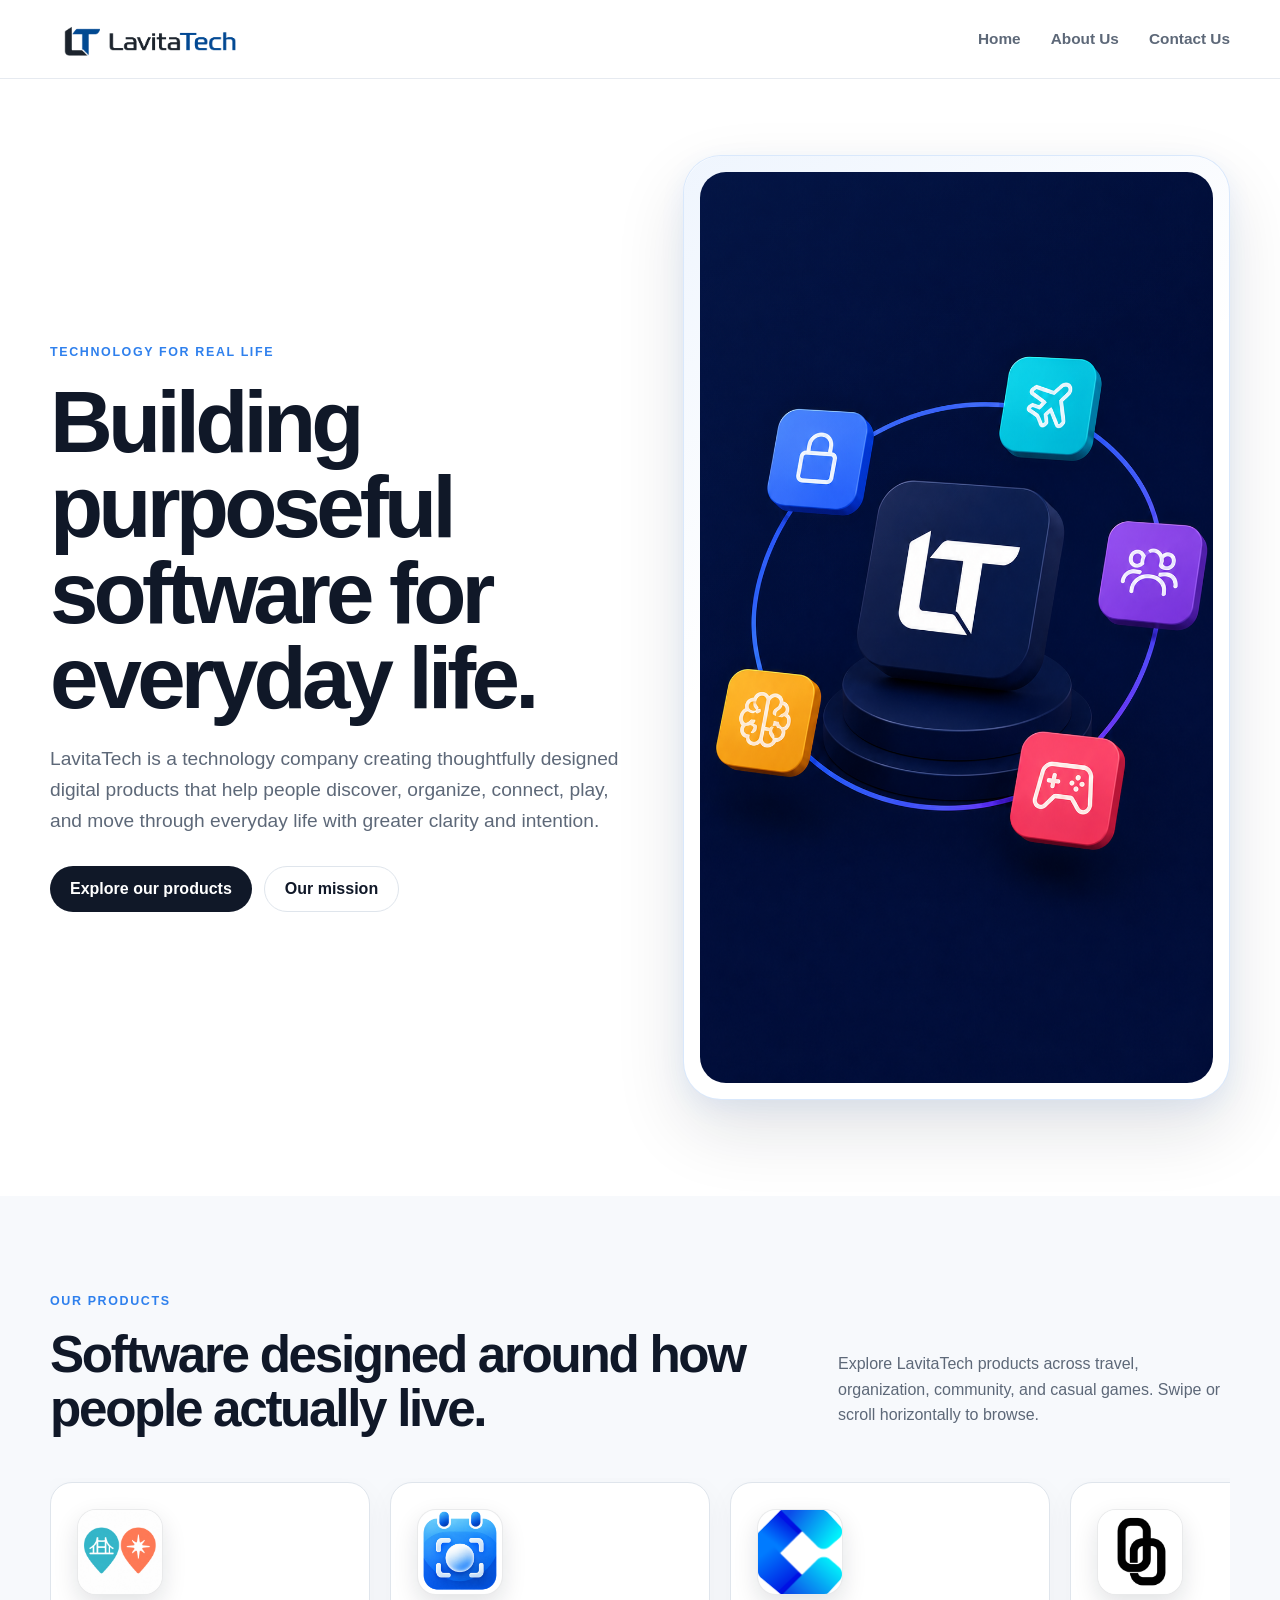
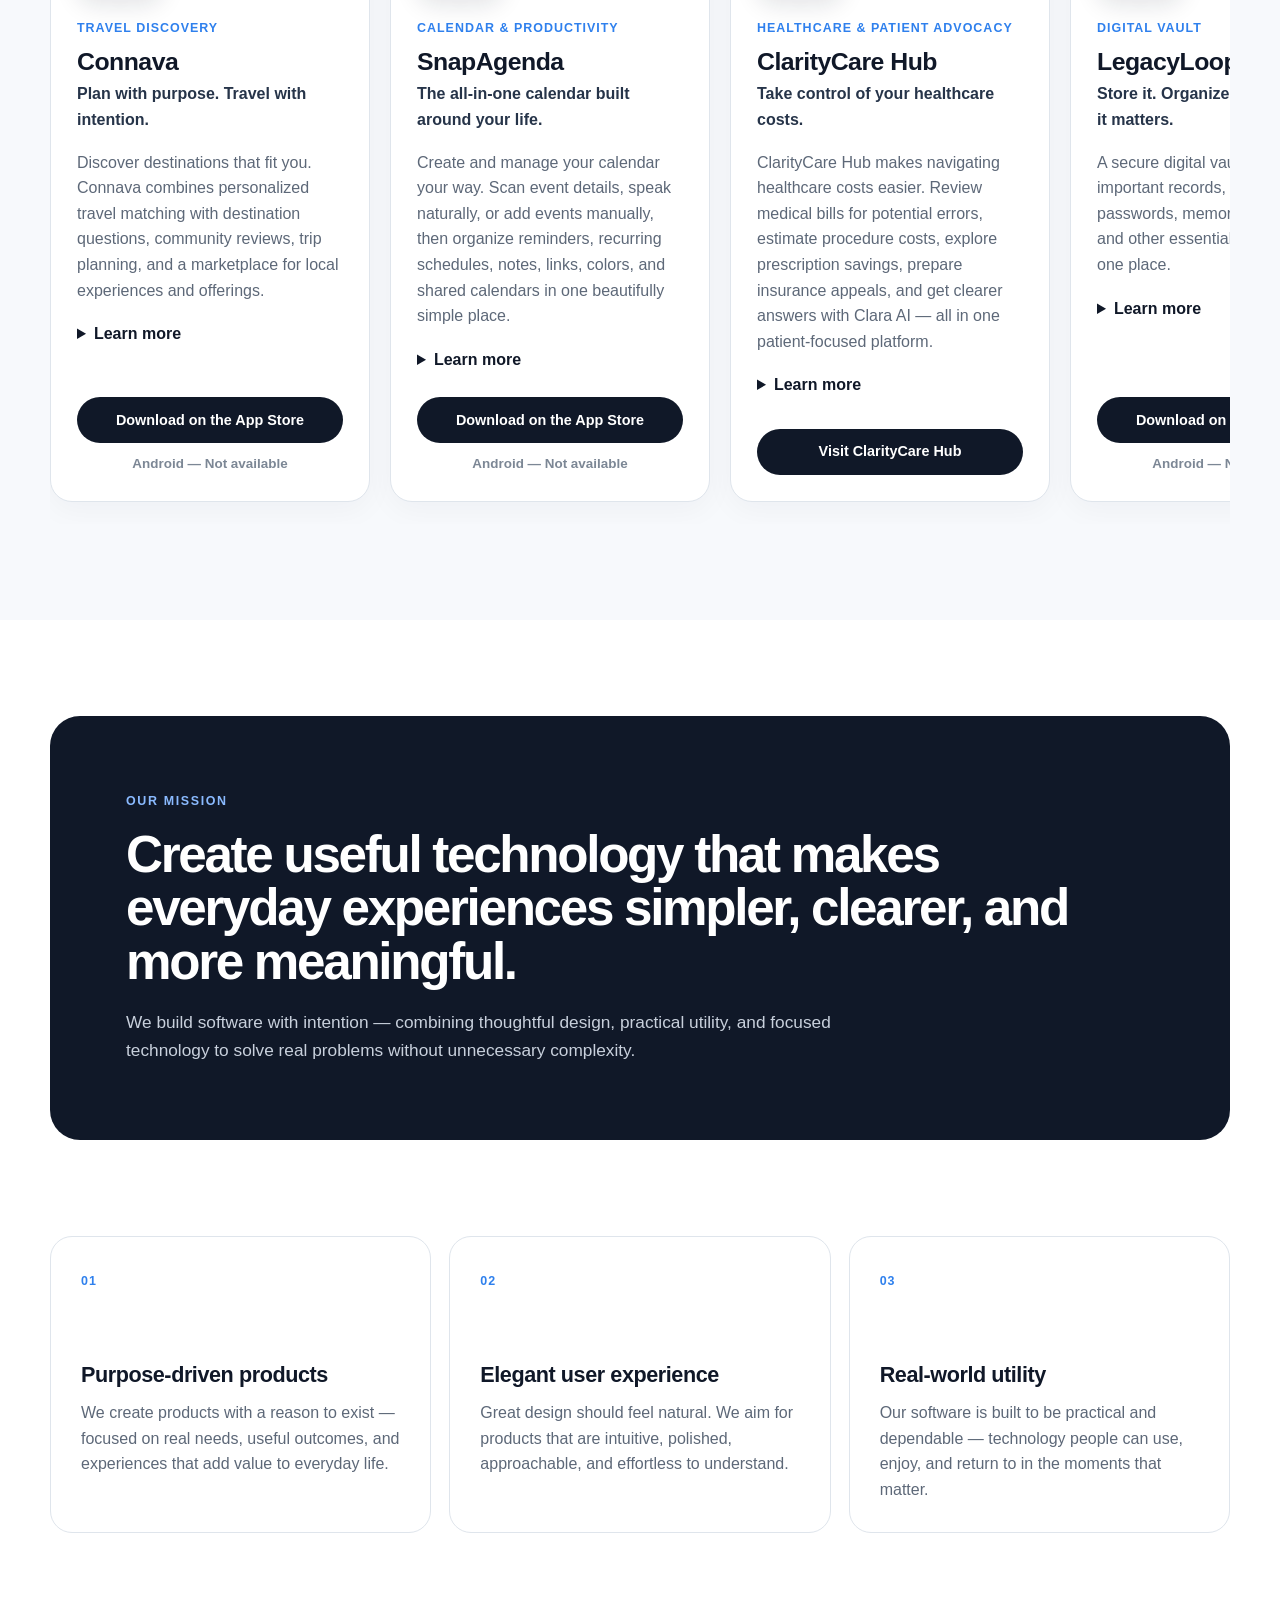
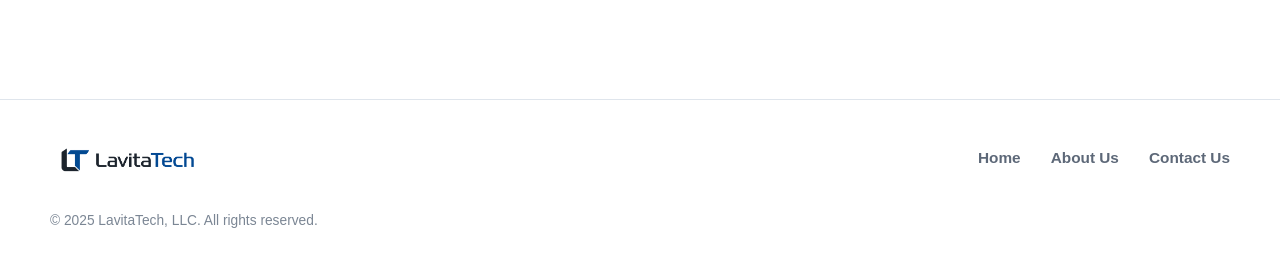
<file: index.html>
<!doctype html>
<html lang="en">
<head>

  <!-- Google tag (gtag.js) -->
<script async src="https://www.googletagmanager.com/gtag/js?id=G-13TQLWFDSN"></script>
<script>
  window.dataLayer = window.dataLayer || [];
  function gtag(){dataLayer.push(arguments);}
  gtag('js', new Date());

  gtag('config', 'G-13TQLWFDSN');
</script>
  
  <meta charset="utf-8">
  <meta name="viewport" content="width=device-width, initial-scale=1">
  <meta name="theme-color" content="#ffffff">
  <meta name="description" content="LavitaTech builds purposeful software for everyday life — from travel discovery and digital organization to community and games.">
  <title>LavitaTech | Purposeful Software for Everyday Life</title>

  <link rel="canonical" href="https://lavitatech.com/">
  <link rel="icon" href="./horizontal%20logo%20transparent.png">
  <link rel="stylesheet" href="./styles.css">
  <script src="./script.js" defer></script>
</head>

<body>
  <a class="skip-link" href="#main-content">Skip to content</a>

  <header class="site-header" id="home">
    <div class="container nav-wrap">
      <a class="brand" href="/" data-home-link aria-label="LavitaTech home">
        <img
          src="./horizontal%20logo%20transparent.png"
          alt="LavitaTech"
          class="brand-logo"
          width="260"
          height="72"
        >
      </a>

      <button
        class="nav-toggle"
        type="button"
        aria-expanded="false"
        aria-controls="primary-nav"
        aria-label="Open navigation"
      >
        <span></span>
        <span></span>
        <span></span>
      </button>

      <nav id="primary-nav" class="primary-nav" aria-label="Primary navigation">
        <a href="/" data-home-link>Home</a>
        <a href="#about">About Us</a>
        <a href="./contact.html">Contact Us</a>
      </nav>
    </div>
  </header>

  <main id="main-content">
    <section class="hero section">
      <div class="container hero-grid">
        <div class="hero-copy">
          <p class="eyebrow">Technology for real life</p>
          <h1>Building purposeful software for everyday life.</h1>
          <p class="hero-text">
            LavitaTech is a technology company creating thoughtfully designed digital products
            that help people discover, organize, connect, play, and move through everyday life
            with greater clarity and intention.
          </p>

          <div class="hero-actions">
            <a class="button button-primary" href="#products">Explore our products</a>
            <a class="button button-secondary" href="#about">Our mission</a>
          </div>
        </div>

        <div class="hero-art" aria-label="LavitaTech product illustration">
          <div class="hero-frame">
            <img
              src="./heroLT.png"
              alt="LavitaTech technology illustration"
              width="941"
              height="1672"
            >
          </div>
        </div>
      </div>
    </section>

    <section class="products section" id="products" aria-labelledby="products-title">
      <div class="container">
        <div class="section-heading">
          <div>
            <p class="eyebrow">Our products</p>
            <h2 id="products-title">Software designed around how people actually live.</h2>
          </div>
          <p>
            Explore LavitaTech products across travel, organization, community, and casual games.
            Swipe or scroll horizontally to browse.
          </p>
        </div>

        <div class="product-scroller" aria-label="LavitaTech products">
          <article class="product-card">
            <div class="app-icon-shell">
              <img src="./connava-logo.jpg" alt="Connava app icon" class="app-icon" loading="lazy">
            </div>
            <p class="product-type">Travel discovery</p>
            <h3>Connava</h3>
            <p class="product-tagline">Plan with purpose. Travel with intention.</p>
            <p class="product-summary">
              Discover destinations that fit you. Connava combines personalized travel matching
              with destination questions, community reviews, trip planning, and a marketplace for
              local experiences and offerings.
            </p>
            <details>
              <summary>Learn more</summary>
              <p>
                Start with a preference quiz and explore destination recommendations selected
                around your interests. Save places you want to visit, learn from other travelers,
                ask destination-specific questions, review places you know, and discover local
                offerings that can make a trip more meaningful.
              </p>
            </details>
            <div class="store-actions">
              <a
                class="store-button"
                href="https://apps.apple.com/us/app/connava/id6801382418"
                target="_blank"
                rel="noopener noreferrer"
                data-app-store-link
                data-app-name="Connava"
              >
                Download on the App Store
              </a>
              <span class="store-status">Android — Not available</span>
            </div>
          </article>


          <article class="product-card">
            <div class="app-icon-shell">
              <img
                src="./snapagendalogo.png"
                alt="SnapAgenda app icon"
                class="app-icon"
                loading="lazy"
              >
            </div>

            <p class="product-type">Calendar & productivity</p>
            <h3>SnapAgenda</h3>
            <p class="product-tagline">
              The all-in-one calendar built around your life.
            </p>

            <p class="product-summary">
              Create and manage your calendar your way. Scan event details,
              speak naturally, or add events manually, then organize reminders,
              recurring schedules, notes, links, colors, and shared calendars
              in one beautifully simple place.
            </p>

            <details>
              <summary>Learn more</summary>
              <p>
                Turn plans into organized events without the busywork. Scan
                event information, create events by voice, or build them
                manually with complete control. Customize colors, reminders,
                recurring schedules, notes, locations, and links, keep supported
                events connected with Apple Calendar, and securely share your
                agenda when you choose.
              </p>
            </details>

          <div class="store-actions">
          <a
            class="store-button"
            href="https://apps.apple.com/us/app/snapagenda-calendar-planner/id6811700861"
            target="_blank"
            rel="noopener noreferrer"
            data-app-store-link
            data-app-name="SnapAgenda"
          >
              Download on the App Store
            </a>
            <span class="store-status">Android — Not available</span>
          </div>
          </article>
          
          <!-- ClarityCare Hub -->
          <article class="product-card">
            <div class="app-icon-shell">
              <img
                src="./claritycarehubicon%20.png"
                alt="ClarityCare Hub website icon"
                class="app-icon"
                loading="lazy"
              >
            </div>

            <p class="product-type">Healthcare & patient advocacy</p>
            <h3>ClarityCare Hub</h3>
            <p class="product-tagline">
              Take control of your healthcare costs.
            </p>

            <p class="product-summary">
              ClarityCare Hub makes navigating healthcare costs easier.
              Review medical bills for potential errors, estimate
              procedure costs, explore prescription savings, prepare
              insurance appeals, and get clearer answers with Clara AI
              — all in one patient-focused platform.
            </p>

            <details>
              <summary>Learn more</summary>
              <p>
                From unexpected medical bills to confusing insurance
                denials, ClarityCare Hub helps patients make more
                informed decisions. Explore AI-powered tools for
                bill reviews, cost estimates, payment negotiations,
                prescription savings, and insurance appeals, with
                practical guidance designed to help you understand
                your options and take the next step with confidence.
              </p>
            </details>

            <div class="store-actions">
              <a
                class="store-button"
                href="https://claritycarehub.com/"
                target="_blank"
                rel="noopener noreferrer"
                data-website-link
                data-product-name="ClarityCare Hub"
              >
                Visit ClarityCare Hub
              </a>
            </div>
          </article>

          
          <article class="product-card">
            <div class="app-icon-shell">
              <img src="./legacyloopOFFICIALLOGO.jpg" alt="LegacyLoop app icon" class="app-icon" loading="lazy">
            </div>
            <p class="product-type">Digital vault</p>
            <h3>LegacyLoop</h3>
            <p class="product-tagline">Store it. Organize it. Share it when it matters.</p>
            <p class="product-summary">
              A secure digital vault for organizing important records, accounts, passwords,
              memories, instructions, and other essential information in one place.
            </p>
            <details>
              <summary>Learn more</summary>
              <p>
                LegacyLoop helps individuals and families keep essential information organized
                and available when needed. Add trusted contacts, control what they can access,
                and create personalized sharing or release rules for emergencies, future
                milestones, and legacy planning.
              </p>
            </details>
            <div class="store-actions">
            <a
              class="store-button"
              href="https://apps.apple.com/us/app/legacyloop-digital-vault/id6767939641"
              target="_blank"
              rel="noopener noreferrer"
              data-app-store-link
              data-app-name="LegacyLoop"
            >
                Download on the App Store
              </a>
              <span class="store-status">Android — Not available</span>
            </div>
          </article>

          <article class="product-card">
            <div class="app-icon-shell">
              <img src="./alignoofficialappicon.png" alt="Aligno app icon" class="app-icon" loading="lazy">
            </div>
            <p class="product-type">Social groups</p>
            <h3>Aligno</h3>
            <p class="product-tagline">Your groups. Your momentum.</p>
            <p class="product-summary">
              Find or create groups built around shared goals, habits, and interests. Connect with
              people moving in the same direction and turn shared motivation into real momentum.
            </p>
            <details>
              <summary>Learn more</summary>
              <p>
                Join communities around goals and interests, share progress and milestones, and
                stay connected through group conversations. Aligno is designed to make consistency
                easier when you have the right people around you.
              </p>
            </details>
            <div class="store-actions">
            <a
              class="store-button"
              href="https://apps.apple.com/app/aligno/id6759307499"
              target="_blank"
              rel="noopener noreferrer"
              data-app-store-link
              data-app-name="Aligno"
            >
                Download on the App Store
              </a>
              <span class="store-status">Android — Not available</span>
            </div>
          </article>

          <article class="product-card">
            <div class="app-icon-shell">
              <img src="./Poploom-App-Icon-1024x1024.jpg" alt="Poploom app icon" class="app-icon" loading="lazy">
            </div>
            <p class="product-type">Arcade game</p>
            <h3>Poploom</h3>
            <p class="product-tagline">Grow. Pop. Climb the board.</p>
            <p class="product-summary">
              A fast arcade balloon game built around timing, control, streaks, and smart
              risk-taking. Easy to pick up, satisfying to improve, and designed for quick play.
            </p>
            <details>
              <summary>Learn more</summary>
              <p>
                Grow each balloon, pop at the right moment, and manage the Loom Limit while
                building perfect-pop streaks. Chase personal bests or compete through Game Center
                leaderboards for high scores and streaks.
              </p>
            </details>
            <div class="store-actions">
            <a
              class="store-button"
              href="https://apps.apple.com/us/app/poploom/id6766073824"
              target="_blank"
              rel="noopener noreferrer"
              data-app-store-link
              data-app-name="Poploom"
            >
                Download on the App Store
              </a>
              <span class="store-status">Android — Not available</span>
            </div>
          </article>

          <article class="product-card">
            <div class="app-icon-shell">
              <img src="./blindrunnerappcover.png" alt="Blind Runner app icon" class="app-icon" loading="lazy">
            </div>
            <p class="product-type">Memory game</p>
            <h3>Blind Runner</h3>
            <p class="product-tagline">Run the course from memory.</p>
            <p class="product-summary">
              A fast-paced memory and reflex challenge where you study the course once, then rely
              on focus, timing, pattern recognition, and recall to make it through.
            </p>
            <details>
              <summary>Learn more</summary>
              <p>
                Take one clean look at the obstacles, gaps, and turns before the course disappears.
                Then run from memory as the challenge builds. Short sessions reward repetition,
                precision, and improvement.
              </p>
            </details>
            <div class="store-actions">
            <a
              class="store-button"
              href="https://apps.apple.com/us/app/blind-runner/id6757414692"
              target="_blank"
              rel="noopener noreferrer"
              data-app-store-link
              data-app-name="Blind Runner"
            >
                Download on the App Store
              </a>
              <span class="store-status">Android — Not available</span>
            </div>
          </article>
        </div>
      </div>
    </section>

    <section class="mission section" id="about" aria-labelledby="mission-title">
      <div class="container mission-panel">
        <p class="eyebrow">Our mission</p>
        <h2 id="mission-title">
          Create useful technology that makes everyday experiences simpler, clearer, and more meaningful.
        </h2>
        <p>
          We build software with intention — combining thoughtful design, practical utility, and
          focused technology to solve real problems without unnecessary complexity.
        </p>
      </div>
    </section>

    <section class="principles section" aria-label="What guides LavitaTech">
      <div class="container principles-grid">
        <article class="principle-card">
          <span class="card-number">01</span>
          <h3>Purpose-driven products</h3>
          <p>
            We create products with a reason to exist — focused on real needs, useful outcomes,
            and experiences that add value to everyday life.
          </p>
        </article>

        <article class="principle-card">
          <span class="card-number">02</span>
          <h3>Elegant user experience</h3>
          <p>
            Great design should feel natural. We aim for products that are intuitive, polished,
            approachable, and effortless to understand.
          </p>
        </article>

        <article class="principle-card">
          <span class="card-number">03</span>
          <h3>Real-world utility</h3>
          <p>
            Our software is built to be practical and dependable — technology people can use,
            enjoy, and return to in the moments that matter.
          </p>
        </article>
      </div>
    </section>

  </main>

  <footer class="site-footer">
    <div class="container footer-grid">
      <a class="footer-brand" href="/" data-home-link aria-label="LavitaTech home">
        <img
          src="./horizontal%20logo%20transparent.png"
          alt="LavitaTech"
          width="190"
          height="54"
        >
      </a>

      <nav class="footer-nav" aria-label="Footer navigation">
        <a href="/" data-home-link>Home</a>
        <a href="/#about">About Us</a>
        <a href="./contact.html">Contact Us</a>
      </nav>

      <p class="copyright">© 2025 LavitaTech, LLC. All rights reserved.</p>
    </div>
  </footer>
</body>
</html>
</file>
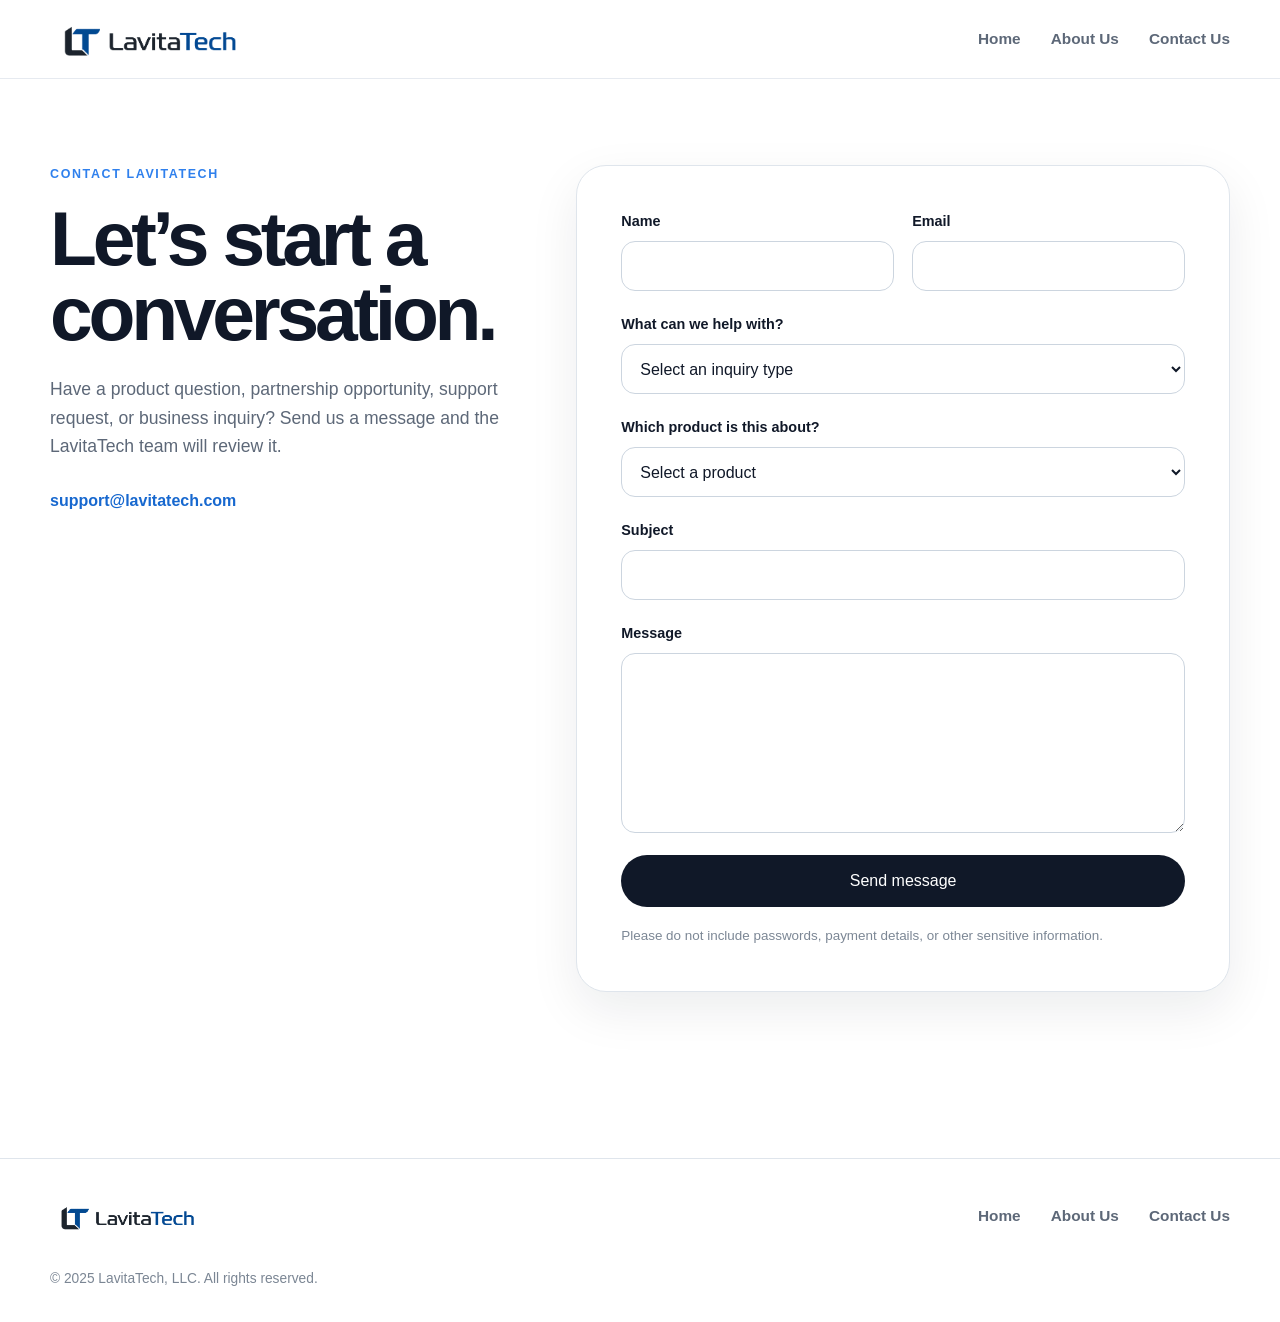
<file: contact.html>
<!doctype html>
<html lang="en">

<head>

  <!-- Google tag (gtag.js) -->
<script async src="https://www.googletagmanager.com/gtag/js?id=G-13TQLWFDSN"></script>
<script>
  window.dataLayer = window.dataLayer || [];
  function gtag(){dataLayer.push(arguments);}
  gtag('js', new Date());

  gtag('config', 'G-13TQLWFDSN');
</script>
  
  <meta charset="utf-8">
  <meta name="viewport" content="width=device-width, initial-scale=1">
  <meta name="theme-color" content="#ffffff">
  <meta name="description" content="Contact LavitaTech for partnerships, product questions, support, and business inquiries.">
  <title>Contact Us | LavitaTech</title>

  <link rel="canonical" href="https://lavitatech.com/contact.html">
  <link rel="icon" href="./horizontal%20logo%20transparent.png">
  <link rel="stylesheet" href="./styles.css">
  <script src="./script.js" defer></script>
</head>

<body>
  <a class="skip-link" href="#main-content">Skip to content</a>

  <header class="site-header">
    <div class="container nav-wrap">
      <a class="brand" href="/" data-home-link aria-label="LavitaTech home">
        <img
          src="./horizontal%20logo%20transparent.png"
          alt="LavitaTech"
          class="brand-logo"
          width="260"
          height="72"
        >
      </a>

      <button
        class="nav-toggle"
        type="button"
        aria-expanded="false"
        aria-controls="primary-nav"
        aria-label="Open navigation"
      >
        <span></span>
        <span></span>
        <span></span>
      </button>

      <nav id="primary-nav" class="primary-nav" aria-label="Primary navigation">
        <a href="/" data-home-link>Home</a>
        <a href="/#about">About Us</a>
        <a href="./contact.html" aria-current="page">Contact Us</a>
      </nav>
    </div>
  </header>

  <main id="main-content" class="contact-page-main">
    <section class="contact-hero section">
      <div class="container contact-page-grid">
        <div class="contact-intro">
          <p class="eyebrow">Contact LavitaTech</p>
          <h1>Let’s start a conversation.</h1>
          <p class="contact-intro-text">
            Have a product question, partnership opportunity, support request, or business inquiry?
            Send us a message and the LavitaTech team will review it.
          </p>
          <a class="contact-email" href="mailto:support@lavitatech.com">support@lavitatech.com</a>
        </div>

        <div class="contact-form-shell">
        <form
          class="contact-form"
          action="https://formsubmit.co/support@lavitatech.com"
          method="POST"
          data-contact-form
        >
            <input type="hidden" name="_subject" value="New LavitaTech Website Inquiry">
            <input type="hidden" name="_template" value="table">
            <input type="hidden" name="_next" value="https://lavitatech.com/thanks.html">

            <div class="honeypot-field" aria-hidden="true">
              <label for="company-website">Leave this field empty</label>
              <input id="company-website" type="text" name="_honey" tabindex="-1" autocomplete="off">
            </div>

            <div class="form-row">
              <div class="form-field">
                <label for="name">Name</label>
                <input id="name" name="name" type="text" autocomplete="name" required>
              </div>

              <div class="form-field">
                <label for="email">Email</label>
                <input id="email" name="email" type="email" autocomplete="email" required>
              </div>
            </div>

            <div class="form-field">
              <label for="inquiry-type">What can we help with?</label>
              <select id="inquiry-type" name="inquiry_type" required>
                <option value="" selected disabled>Select an inquiry type</option>
                <option value="Product question">Product question</option>
                <option value="Partnership">Partnership</option>
                <option value="Business inquiry">Business inquiry</option>
                <option value="Support">Support</option>
                <option value="Press or media">Press or media</option>
                <option value="Other">Other</option>
              </select>
            </div>


            <div class="form-field">
              <label for="product">Which product is this about?</label>
              <select id="product" name="product" required>
                <option value="" selected disabled>Select a product</option>
                <option value="Connava">Connava</option>
                <option value="SnapAgenda">SnapAgenda</option>
                <option value="ClarityCare Hub">ClarityCare Hub</option>
                <option value="LegacyLoop">LegacyLoop</option>
                <option value="Aligno">Aligno</option>
                <option value="Poploom">Poploom</option>
                <option value="Blind Runner">Blind Runner</option>
                <option value="LavitaTech / General">
                  LavitaTech / General
                </option>
              </select>
            </div>

            
            <div class="form-field">
              <label for="subject">Subject</label>
              <input id="subject" name="subject" type="text" required>
            </div>

            <div class="form-field">
              <label for="message">Message</label>
              <textarea id="message" name="message" required></textarea>
            </div>

            <button class="button button-primary contact-submit" type="submit">Send message</button>
            <p class="form-note">Please do not include passwords, payment details, or other sensitive information.</p>
          </form>
        </div>
      </div>
    </section>
  </main>

  <footer class="site-footer">
    <div class="container footer-grid">
      <a class="footer-brand" href="/" data-home-link aria-label="LavitaTech home">
        <img
          src="./horizontal%20logo%20transparent.png"
          alt="LavitaTech"
          width="190"
          height="54"
        >
      </a>

      <nav class="footer-nav" aria-label="Footer navigation">
        <a href="/" data-home-link>Home</a>
        <a href="/#about">About Us</a>
        <a href="./contact.html">Contact Us</a>
      </nav>

      <p class="copyright">© 2025 LavitaTech, LLC. All rights reserved.</p>
    </div>
  </footer>
</body>
</html>
</file>
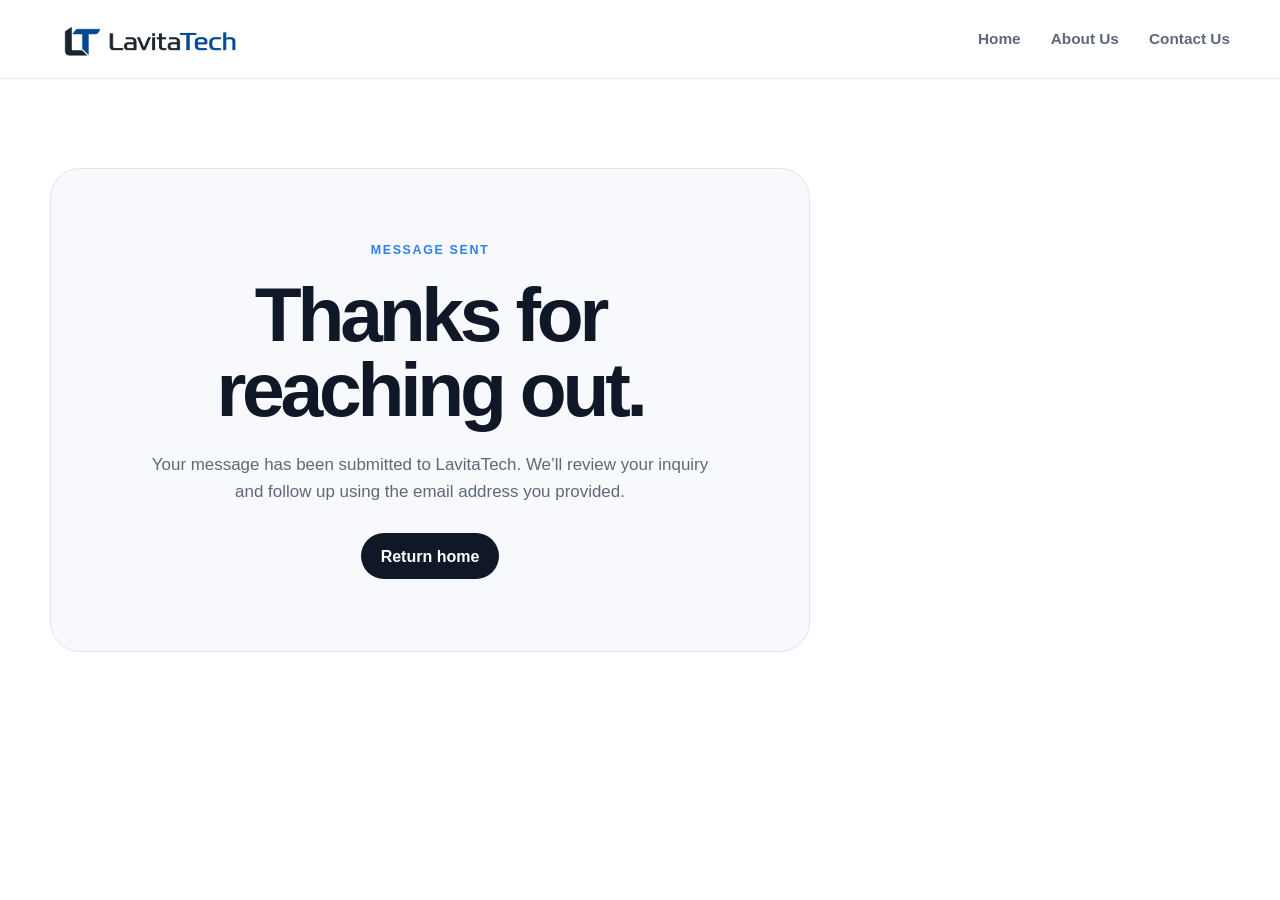
<file: thanks.html>
<!doctype html>
<html lang="en">
<head>

  <!-- Google tag (gtag.js) -->
<script async src="https://www.googletagmanager.com/gtag/js?id=G-13TQLWFDSN"></script>
<script>
  window.dataLayer = window.dataLayer || [];
  function gtag(){dataLayer.push(arguments);}
  gtag('js', new Date());

  gtag('config', 'G-13TQLWFDSN');
</script>
  
  <meta charset="utf-8">
  <meta name="viewport" content="width=device-width, initial-scale=1">
  <meta name="theme-color" content="#ffffff">
  <meta name="robots" content="noindex">
  <title>Message Sent | LavitaTech</title>

  <link rel="icon" href="./horizontal%20logo%20transparent.png">
  <link rel="stylesheet" href="./styles.css">
  <script src="./script.js" defer></script>
</head>

<body>
  <header class="site-header">
    <div class="container nav-wrap">
      <a class="brand" href="/" data-home-link aria-label="LavitaTech home">
        <img src="./horizontal%20logo%20transparent.png" alt="LavitaTech" class="brand-logo" width="260" height="72">
      </a>
      <nav class="primary-nav" aria-label="Primary navigation">
        <a href="/" data-home-link>Home</a>
        <a href="/#about">About Us</a>
        <a href="./contact.html">Contact Us</a>
      </nav>
    </div>
  </header>

  <main class="thanks-main">
    <div class="container">
      <section class="thanks-card" aria-labelledby="thanks-title">
        <p class="eyebrow">Message sent</p>
        <h1 id="thanks-title">Thanks for reaching out.</h1>
        <p>Your message has been submitted to LavitaTech. We’ll review your inquiry and follow up using the email address you provided.</p>
        <a class="button button-primary" href="/" data-home-link>Return home</a>
      </section>
    </div>
  </main>
</body>
</html>
</file>
<file: styles.css>
:root {
  --bg: #ffffff;
  --surface: #f7f9fc;
  --surface-strong: #eef3f8;
  --text: #101828;
  --muted: #5d6878;
  --line: #dfe5ec;
  --brand: #2f80ed;
  --brand-dark: #1768cf;
  --shadow: 0 18px 50px rgba(16, 24, 40, 0.08);
  --radius-lg: 30px;
  --radius-md: 22px;
  --container: 1180px;
}

* {
  box-sizing: border-box;
}

html {
  scroll-behavior: smooth;
}

body {
  margin: 0;
  color: var(--text);
  background: var(--bg);
  font-family:
    Inter, ui-sans-serif, -apple-system, BlinkMacSystemFont, "Segoe UI",
    Roboto, Helvetica, Arial, sans-serif;
  line-height: 1.6;
  text-rendering: optimizeLegibility;
  -webkit-font-smoothing: antialiased;
}

img {
  display: block;
  max-width: 100%;
}

a {
  color: inherit;
}

button,
a {
  -webkit-tap-highlight-color: transparent;
}

.skip-link {
  position: fixed;
  top: 12px;
  left: 12px;
  z-index: 9999;
  transform: translateY(-160%);
  padding: 10px 14px;
  border-radius: 10px;
  background: var(--text);
  color: #fff;
}

.skip-link:focus {
  transform: translateY(0);
}

.container {
  width: min(calc(100% - 40px), var(--container));
  margin-inline: auto;
}

.section {
  padding: 96px 0;
  scroll-margin-top: 90px;
}

.site-header {
  position: sticky;
  top: 0;
  z-index: 1000;
  border-bottom: 1px solid rgba(223, 229, 236, 0.78);
  background: rgba(255, 255, 255, 0.9);
  backdrop-filter: blur(18px);
  -webkit-backdrop-filter: blur(18px);
}

.nav-wrap {
  min-height: 78px;
  display: flex;
  align-items: center;
  justify-content: space-between;
  gap: 32px;
}

.brand,
.footer-brand {
  display: inline-flex;
  align-items: center;
  text-decoration: none;
}

.brand-logo {
  width: 200px;
  height: auto;
}

.primary-nav,
.footer-nav {
  display: flex;
  align-items: center;
  gap: 30px;
}

.primary-nav a,
.footer-nav a {
  color: var(--muted);
  font-size: 0.96rem;
  font-weight: 650;
  text-decoration: none;
  transition: color 160ms ease;
}

.primary-nav a:hover,
.primary-nav a:focus-visible,
.footer-nav a:hover,
.footer-nav a:focus-visible {
  color: var(--brand);
}

.nav-toggle {
  display: none;
  width: 44px;
  height: 44px;
  padding: 10px;
  border: 1px solid var(--line);
  border-radius: 12px;
  background: #fff;
  cursor: pointer;
}

.nav-toggle span {
  display: block;
  height: 2px;
  margin: 5px 0;
  border-radius: 999px;
  background: var(--text);
}

.hero {
  padding-top: 76px;
}

.hero-grid {
  min-height: 610px;
  display: grid;
  grid-template-columns: minmax(0, 1.02fr) minmax(0, 0.98fr);
  align-items: center;
  gap: clamp(36px, 5vw, 64px);
}

.eyebrow {
  margin: 0 0 16px;
  color: var(--brand);
  font-size: 0.78rem;
  font-weight: 800;
  letter-spacing: 0.13em;
  text-transform: uppercase;
}

h1,
h2,
h3,
p {
  margin-top: 0;
}

h1 {
  max-width: 780px;
  margin-bottom: 24px;
  font-size: clamp(3.1rem, 6.8vw, 6.1rem);
  line-height: 0.98;
  letter-spacing: -0.055em;
}

h2 {
  margin-bottom: 20px;
  font-size: clamp(2.25rem, 4vw, 4rem);
  line-height: 1.05;
  letter-spacing: -0.045em;
}

h3 {
  margin-bottom: 12px;
  font-size: 1.35rem;
  line-height: 1.2;
  letter-spacing: -0.02em;
}

.hero-text {
  max-width: 660px;
  margin-bottom: 30px;
  color: var(--muted);
  font-size: clamp(1.05rem, 1.6vw, 1.2rem);
}

.hero-actions {
  display: flex;
  flex-wrap: wrap;
  gap: 12px;
}

.button,
.store-button {
  display: inline-flex;
  min-height: 46px;
  align-items: center;
  justify-content: center;
  border-radius: 999px;
  font-weight: 750;
  text-decoration: none;
  transition:
    transform 160ms ease,
    background 160ms ease,
    border-color 160ms ease;
}

.button {
  padding: 0 20px;
}

.button-primary {
  background: var(--text);
  color: #fff;
}

.button-primary:hover {
  transform: translateY(-1px);
  background: #273244;
}

.button-secondary {
  border: 1px solid var(--line);
  background: #fff;
}

.button-secondary:hover {
  border-color: #bcc6d2;
}

.hero-art {
  display: flex;
  width: 100%;
  align-items: center;
  justify-content: flex-end;
  min-width: 0;
}

.products {
  overflow: hidden;
  background: var(--surface);
}

.section-heading {
  display: grid;
  grid-template-columns: minmax(0, 1.3fr) minmax(280px, 0.7fr);
  align-items: end;
  gap: 60px;
  margin-bottom: 42px;
}

.section-heading h2 {
  max-width: 760px;
  margin-bottom: 0;
}

.section-heading > p {
  margin-bottom: 8px;
  color: var(--muted);
}

.product-scroller {
  display: grid;
  grid-auto-flow: column;
  grid-auto-columns: minmax(320px, 375px);
  gap: 20px;
  overflow-x: auto;
  padding: 4px 2px 22px;
  scroll-snap-type: x mandatory;
  scrollbar-width: thin;
  scrollbar-color: #c8d1dc transparent;
  overscroll-behavior-inline: contain;
}

.product-card {
  scroll-snap-align: start;
  display: flex;
  flex-direction: column;
  min-height: 620px;
  padding: 26px;
  border: 1px solid var(--line);
  border-radius: var(--radius-md);
  background: #fff;
  box-shadow: 0 8px 30px rgba(16, 24, 40, 0.04);
}

.app-icon-shell {
  width: 86px;
  height: 86px;
  margin-bottom: 24px;
  overflow: hidden;
  border: 1px solid rgba(16, 24, 40, 0.09);
  border-radius: 22%;
  background: #fff;
  box-shadow:
    0 10px 24px rgba(16, 24, 40, 0.12),
    inset 0 0 0 1px rgba(255, 255, 255, 0.45);
}

.app-icon {
  width: 100%;
  height: 100%;
  object-fit: cover;
}

.product-type {
  margin-bottom: 8px;
  color: var(--brand);
  font-size: 0.78rem;
  font-weight: 800;
  letter-spacing: 0.08em;
  text-transform: uppercase;
}

.product-card h3 {
  margin-bottom: 5px;
  font-size: 1.55rem;
}

.product-tagline {
  margin-bottom: 17px;
  color: #263449;
  font-weight: 700;
}

.product-summary,
.product-card details p {
  color: var(--muted);
}

.product-card details {
  margin: 2px 0 24px;
}

.product-card summary {
  width: max-content;
  color: var(--text);
  font-weight: 750;
  cursor: pointer;
}

.product-card details p {
  margin: 12px 0 0;
  font-size: 0.96rem;
}

.store-actions {
  display: grid;
  gap: 10px;
  margin-top: auto;
}

.store-button {
  width: 100%;
  padding: 11px 15px;
  background: var(--text);
  color: #fff;
  font-size: 0.9rem;
  text-align: center;
}

.store-button:hover {
  transform: translateY(-1px);
  background: #273244;
}

.store-button.disabled {
  background: #9aa4b2;
  cursor: not-allowed;
  pointer-events: none;
}

.store-status {
  display: block;
  text-align: center;
  color: #7c8795;
  font-size: 0.84rem;
  font-weight: 650;
}

.mission-panel {
  padding: clamp(38px, 6vw, 76px);
  border-radius: var(--radius-lg);
  background: var(--text);
  color: #fff;
}

.mission-panel .eyebrow {
  color: #8abaff;
}

.mission-panel h2 {
  max-width: 970px;
}

.mission-panel > p:last-child {
  max-width: 760px;
  margin-bottom: 0;
  color: #c8d0dc;
  font-size: 1.08rem;
}

.principles {
  padding-top: 0;
}

.principles-grid {
  display: grid;
  grid-template-columns: repeat(3, minmax(0, 1fr));
  gap: 18px;
}

.principle-card {
  min-height: 280px;
  padding: 30px;
  border: 1px solid var(--line);
  border-radius: var(--radius-md);
  background: #fff;
}

.card-number {
  display: inline-flex;
  margin-bottom: 70px;
  color: var(--brand);
  font-size: 0.78rem;
  font-weight: 850;
  letter-spacing: 0.08em;
}

.principle-card p {
  margin-bottom: 0;
  color: var(--muted);
}

.contact {
  padding-top: 12px;
}

.contact-panel {
  display: grid;
  grid-template-columns: minmax(0, 0.8fr) minmax(320px, 1.2fr);
  align-items: center;
  gap: 60px;
  padding: 44px;
  border: 1px solid var(--line);
  border-radius: var(--radius-lg);
  background: var(--surface);
}

.contact-panel h2 {
  margin-bottom: 0;
  font-size: clamp(2rem, 4vw, 3.5rem);
}

.contact-panel > p {
  margin-bottom: 0;
  color: var(--muted);
  font-size: 1.05rem;
}

.site-footer {
  margin-top: 70px;
  border-top: 1px solid var(--line);
}

.footer-grid {
  min-height: 160px;
  display: grid;
  grid-template-columns: 1fr auto;
  align-items: center;
  gap: 26px 40px;
  padding-top: 32px;
  padding-bottom: 32px;
}

.footer-brand img {
  width: 155px;
  height: auto;
}

.copyright {
  grid-column: 1 / -1;
  margin: 0;
  color: #7b8694;
  font-size: 0.86rem;
}

@media (max-width: 960px) {
  .section {
    padding: 76px 0;
  }

  .hero-grid,
  .section-heading,
  .contact-panel {
    grid-template-columns: 1fr;
  }

  .hero-grid {
    min-height: auto;
    gap: 30px;
  }


  .section-heading {
    gap: 20px;
  }

  .principles-grid {
    grid-template-columns: 1fr;
  }

  .principle-card {
    min-height: 0;
  }

  .card-number {
    margin-bottom: 34px;
  }
}

@media (max-width: 720px) {
  .container {
    width: min(calc(100% - 28px), var(--container));
  }

  .section {
    padding: 64px 0;
  }

  .nav-wrap {
    min-height: 70px;
  }

  .brand-logo {
    width: 162px;
  }

  .nav-toggle {
    display: block;
  }

  .primary-nav {
    position: absolute;
    top: calc(100% + 1px);
    right: 14px;
    left: 14px;
    display: none;
    flex-direction: column;
    align-items: stretch;
    gap: 0;
    padding: 10px;
    border: 1px solid var(--line);
    border-radius: 16px;
    background: #fff;
    box-shadow: var(--shadow);
  }

  .primary-nav.open {
    display: flex;
  }

  .primary-nav a {
    padding: 12px 14px;
    border-radius: 10px;
  }

  .primary-nav a:hover {
    background: var(--surface);
  }

  .hero {
    padding-top: 54px;
  }

  h1 {
    font-size: clamp(2.8rem, 14vw, 4.6rem);
  }


  .product-scroller {
    grid-auto-columns: minmax(84vw, 84vw);
    margin-right: -14px;
  }

  .product-card {
    min-height: 600px;
    padding: 22px;
  }

  .mission-panel,
  .contact-panel {
    padding: 30px 24px;
    border-radius: 24px;
  }

  .footer-grid {
    grid-template-columns: 1fr;
  }

  .footer-nav {
    flex-wrap: wrap;
    gap: 16px 24px;
  }
}

@media (prefers-reduced-motion: reduce) {
  html {
    scroll-behavior: auto;
  }

  *,
  *::before,
  *::after {
    transition-duration: 0.001ms !important;
    animation-duration: 0.001ms !important;
    animation-iteration-count: 1 !important;
  }
}


/* ---------- Hero artwork frame ---------- */

.hero-frame {
  position: relative;
  width: 100%;
  max-width: 640px;
  padding: clamp(10px, 1.4vw, 16px);
  overflow: hidden;
  border: 1px solid rgba(47, 128, 237, 0.18);
  border-radius: 38px;
  background: #ffffff;
  box-shadow:
    0 30px 70px rgba(16, 24, 40, 0.12),
    0 8px 24px rgba(47, 128, 237, 0.08),
    inset 0 0 0 1px rgba(255, 255, 255, 0.85);
}

.hero-frame::before {
  content: "";
  position: absolute;
  inset: 0;
  z-index: 2;
  border-radius: inherit;
  pointer-events: none;
  background: linear-gradient(
    145deg,
    rgba(47, 128, 237, 0.08),
    rgba(255, 255, 255, 0) 42%
  );
}

.hero-frame img {
  position: relative;
  z-index: 1;
  width: 100%;
  height: auto;
  border-radius: 26px;
}

/* ---------- Contact page ---------- */
.contact-page-main {
  min-height: calc(100vh - 238px);
}

.contact-hero {
  padding-top: 86px;
  padding-bottom: 96px;
}

.contact-page-grid {
  display: grid;
  grid-template-columns: minmax(0, 0.82fr) minmax(420px, 1.18fr);
  align-items: start;
  gap: 72px;
}

.contact-intro {
  position: sticky;
  top: 126px;
}

.contact-intro h1 {
  max-width: 640px;
  margin-bottom: 24px;
  font-size: clamp(3rem, 6vw, 5.4rem);
}

.contact-intro-text {
  max-width: 570px;
  margin-bottom: 28px;
  color: var(--muted);
  font-size: 1.1rem;
}

.contact-email {
  display: inline-flex;
  align-items: center;
  gap: 10px;
  color: var(--brand-dark);
  font-weight: 750;
  text-decoration: none;
}

.contact-email:hover,
.contact-email:focus-visible {
  text-decoration: underline;
}

.contact-form-shell {
  padding: clamp(28px, 4vw, 44px);
  border: 1px solid var(--line);
  border-radius: var(--radius-lg);
  background: #ffffff;
  box-shadow: var(--shadow);
}

.contact-form {
  display: grid;
  gap: 22px;
}

.form-row {
  display: grid;
  grid-template-columns: repeat(2, minmax(0, 1fr));
  gap: 18px;
}

.form-field {
  display: grid;
  gap: 8px;
}

.form-field label {
  font-size: 0.9rem;
  font-weight: 750;
}

.form-field input,
.form-field select,
.form-field textarea {
  width: 100%;
  border: 1px solid #ccd5df;
  border-radius: 14px;
  background: #fff;
  color: var(--text);
  font: inherit;
  outline: none;
  transition:
    border-color 160ms ease,
    box-shadow 160ms ease;
}

.form-field input,
.form-field select {
  min-height: 50px;
  padding: 0 14px;
}

.form-field textarea {
  min-height: 180px;
  padding: 13px 14px;
  resize: vertical;
}

.form-field input:focus,
.form-field select:focus,
.form-field textarea:focus {
  border-color: var(--brand);
  box-shadow: 0 0 0 4px rgba(47, 128, 237, 0.12);
}

.contact-submit {
  width: 100%;
  min-height: 52px;
  border: 0;
  cursor: pointer;
  font: inherit;
}

.form-note {
  margin: -4px 0 0;
  color: #7c8795;
  font-size: 0.84rem;
}

.honeypot-field {
  position: absolute !important;
  left: -10000px !important;
  width: 1px !important;
  height: 1px !important;
  overflow: hidden !important;
}

/* ---------- Thank-you page ---------- */
.thanks-main {
  min-height: calc(100vh - 238px);
  display: grid;
  place-items: center;
  padding: 80px 0;
}

.thanks-card {
  max-width: 760px;
  padding: clamp(38px, 7vw, 72px);
  border: 1px solid var(--line);
  border-radius: var(--radius-lg);
  background: var(--surface);
  text-align: center;
}

.thanks-card h1 {
  margin-inline: auto;
  font-size: clamp(2.8rem, 6vw, 5rem);
}

.thanks-card p:not(.eyebrow) {
  max-width: 580px;
  margin: 0 auto 28px;
  color: var(--muted);
  font-size: 1.06rem;
}

@media (max-width: 960px) {
  .hero-art {
    justify-content: center;
  }

  .hero-frame {
    width: 100%;
    max-width: 620px;
  }

  .contact-page-grid {
    grid-template-columns: 1fr;
    gap: 42px;
  }

  .contact-intro {
    position: static;
  }
}

@media (max-width: 720px) {
  .hero-frame {
    width: 100%;
    max-width: none;
    padding: 10px;
    border-radius: 28px;
  }
  
  .hero-frame img {
    width: 100%;
    height: auto;
    border-radius: 20px;
  }

  .contact-hero {
    padding-top: 56px;
    padding-bottom: 64px;
  }

  .form-row {
    grid-template-columns: 1fr;
  }

  .contact-form-shell {
    padding: 24px 20px;
    border-radius: 24px;
  }
}
</file>
